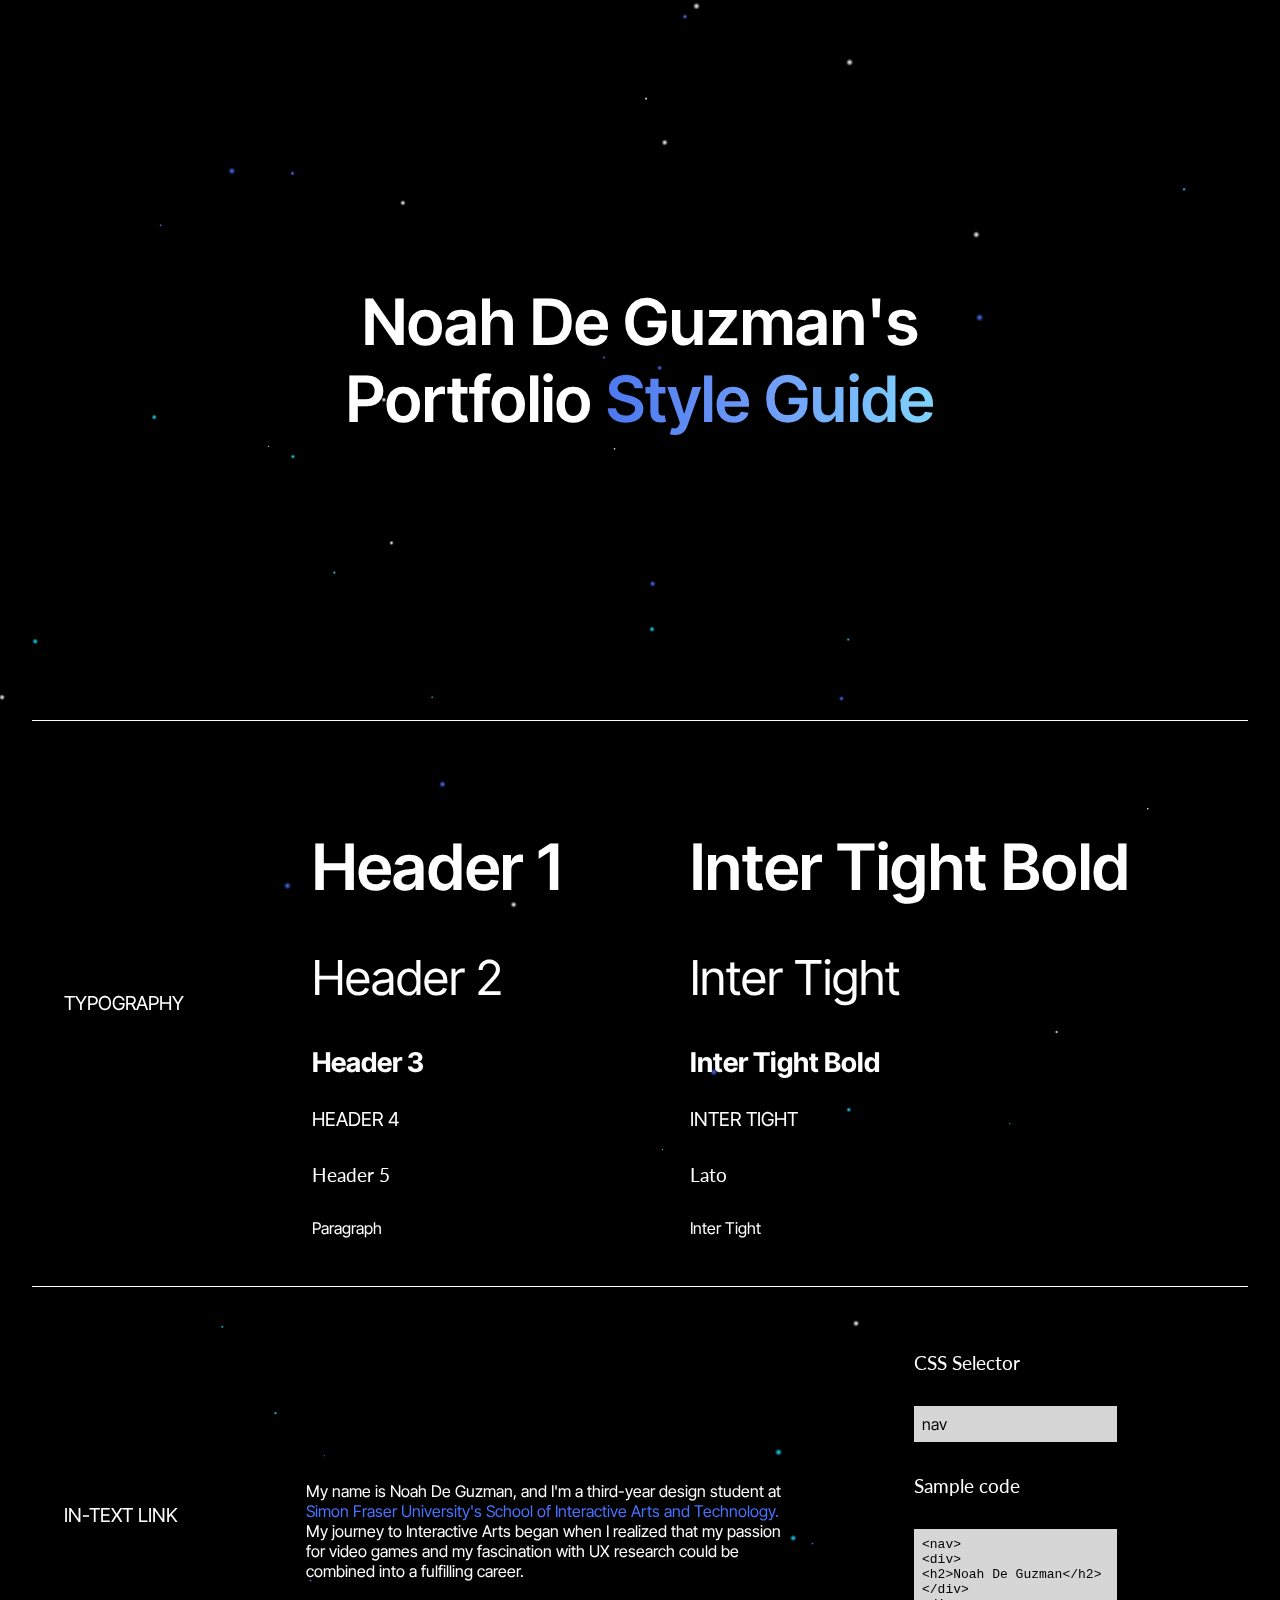
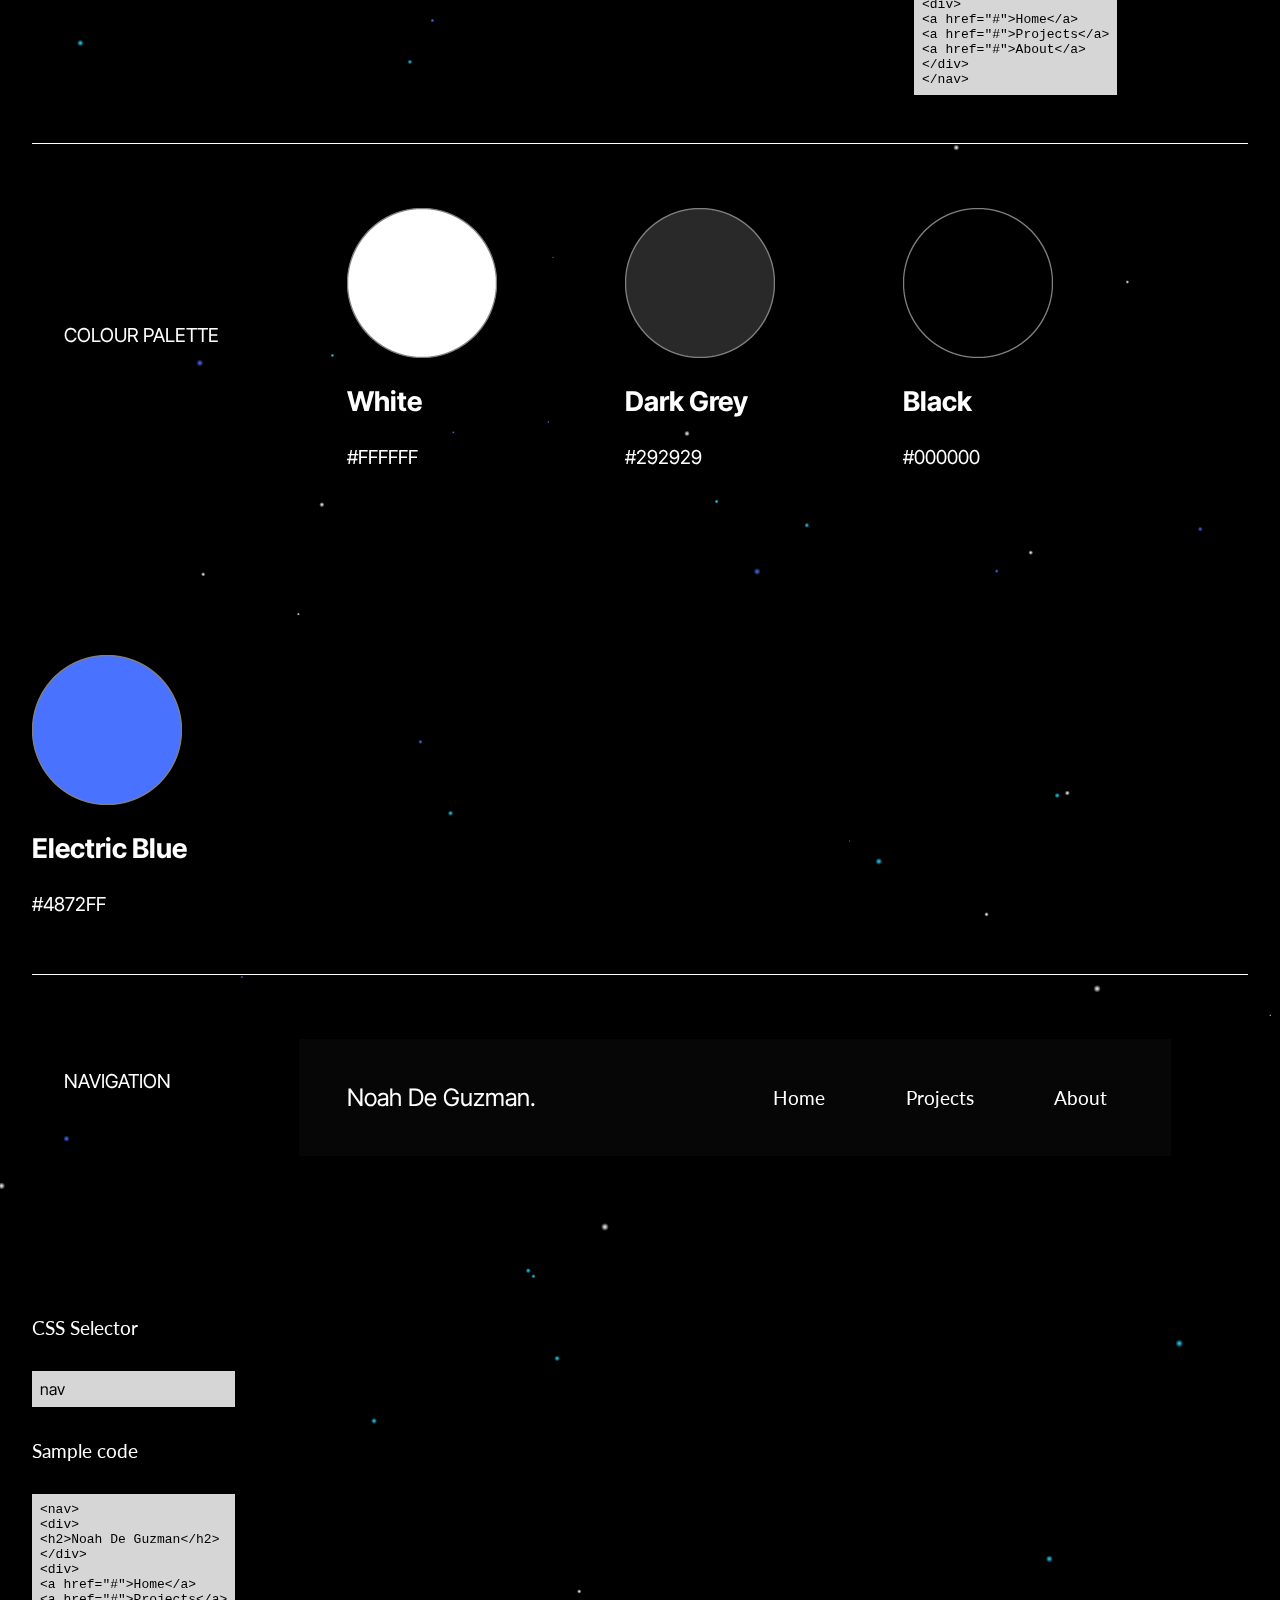
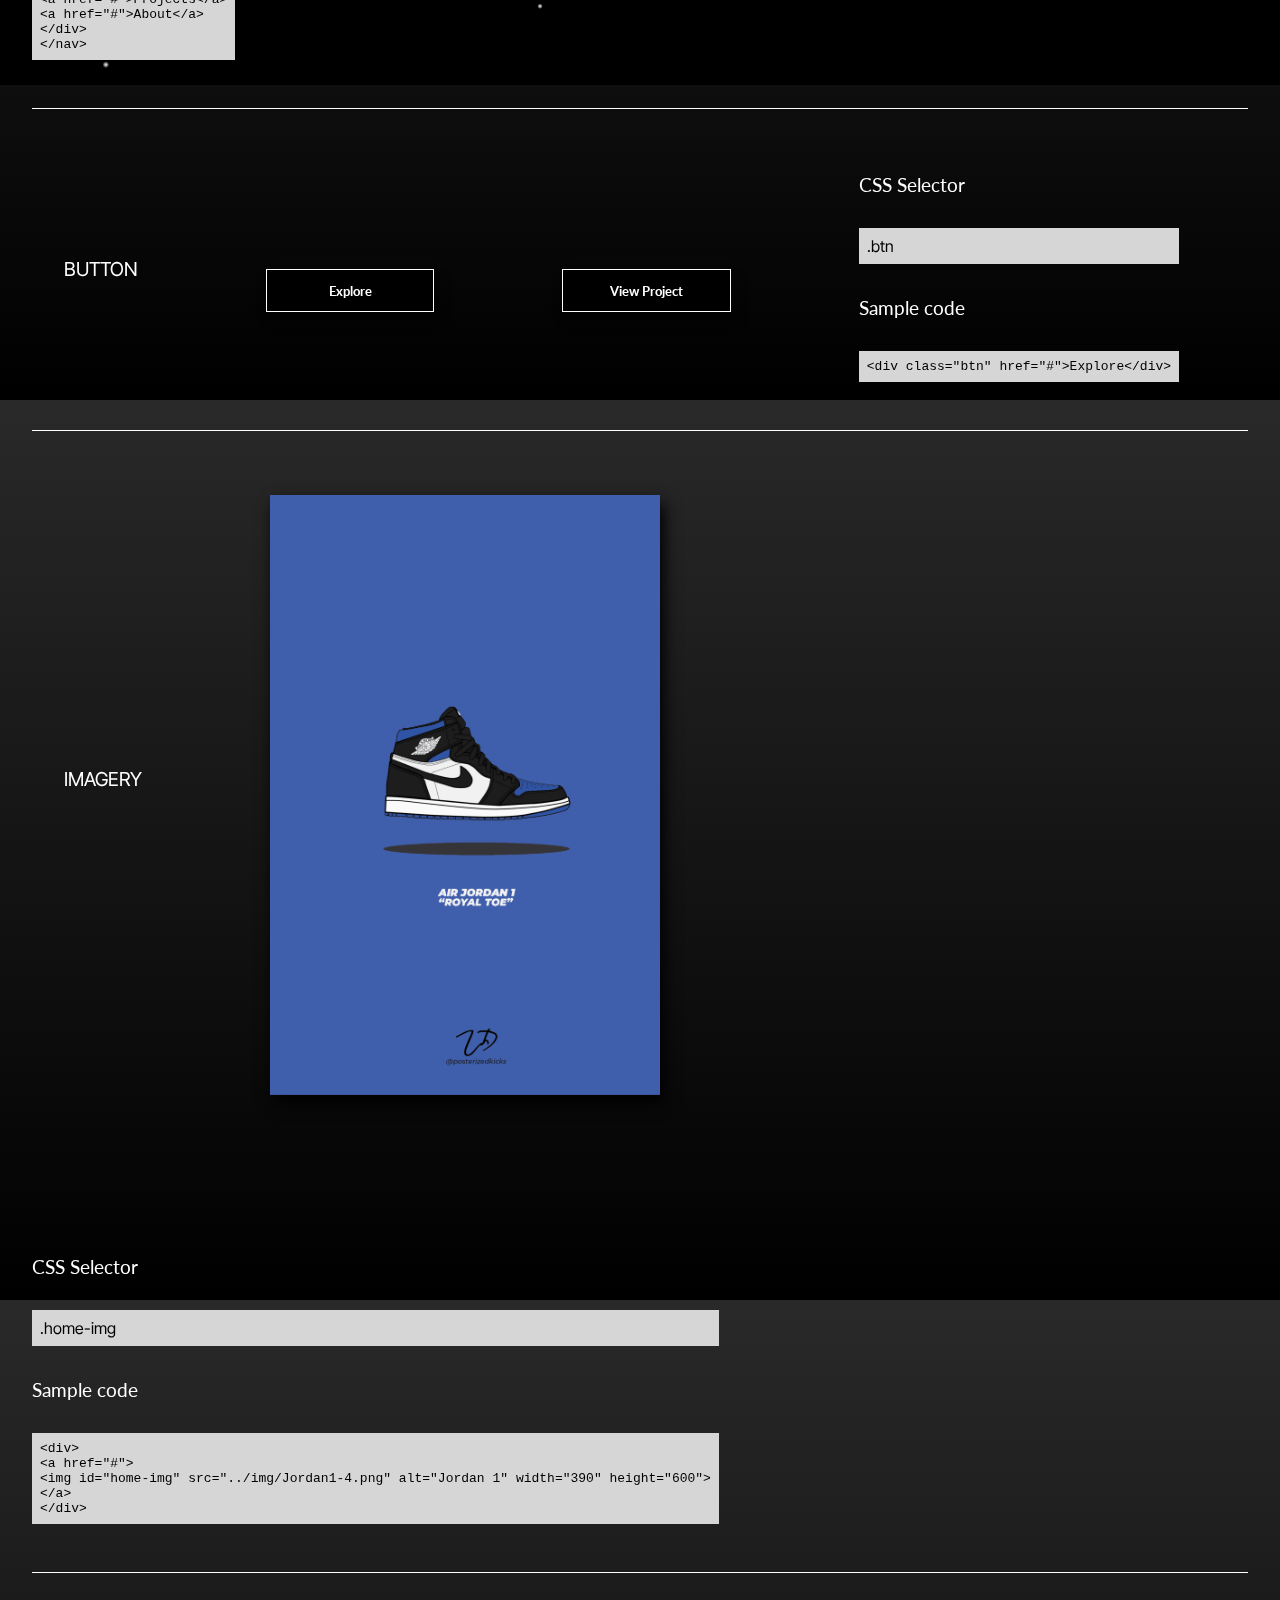
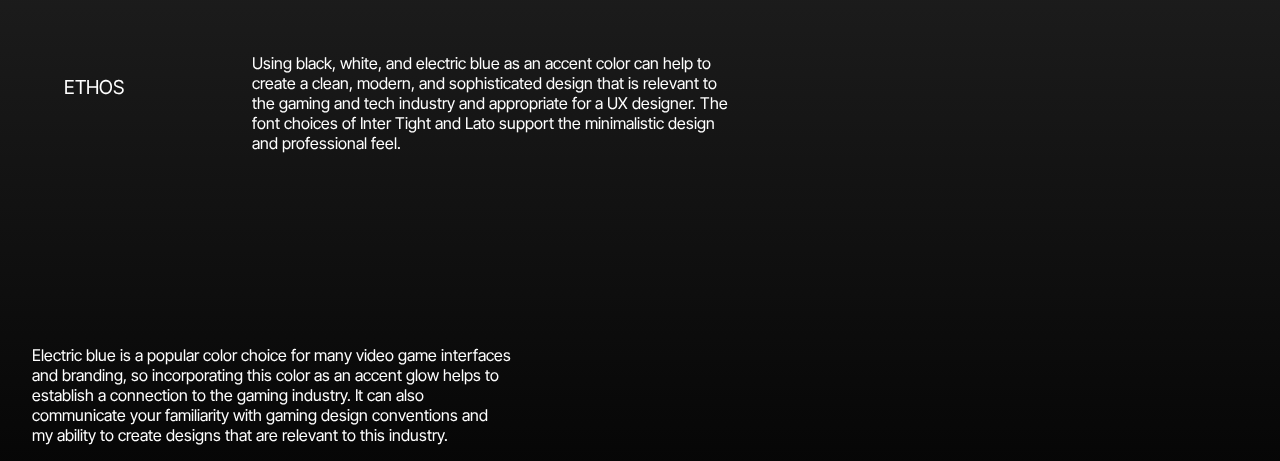
<file: styleguide/index.html>
<html lang="en" >
    <!DOCTYPE html>
    <head>
        <meta charset="utf-8">
        <meta name="viewport" content="width=device-width, initial-scale=1"/>
        <title>Noah De Guzman Portfolio Style Guide</title>
        <link href="css/main.css" rel="stylesheet" type="text/css">
        
        <!-- Imported Google Fonts -->
        <link rel="preconnect" href="https://fonts.googleapis.com">
        <link rel="preconnect" href="https://fonts.gstatic.com" crossorigin>
        <link href="https://fonts.googleapis.com/css2?family=Lato:wght@400;700&family=Libre+Baskerville:wght@400;700&display=swap" rel="stylesheet">
        <link href="https://fonts.googleapis.com/css2?family=Inter+Tight:wght@400;600&family=Lato:wght@400;700&display=swap" rel="stylesheet">
    </head>
    <body>
        <div class="finisher-header">
        <div class="title">
            <h1>Noah De Guzman's Portfolio <span class="text-gradient">Style Guide</id></h1>
        </div>
    
        <div class="container">
            <div class="section-title">
                <h4>Typography</h4>
            </div>
            <div class="content">
                <h1>Header 1</h1>
                <h2>Header 2</h2>
                <h3>Header 3</h3>
                <h4>Header 4</h4>
                <h5>Header 5</h5>
                <p>Paragraph</p>
            </div>
            <div class="content">
                <h1>Inter Tight Bold</h1>
                <h2>Inter Tight</h2>
                <h3>Inter Tight Bold</h3>
                <h4>Inter Tight</h4>
                <h5>Lato</h5>
                <p>Inter Tight</p>
            </div>
        </div>
        <!-- Paragraphs -->
        <div class="container">
            <div class="section-title">
                <h4>In-Text Link</h4>
            </div>
            <div class="content">
                <p>My name is Noah De Guzman, and I'm a third-year design student at <a class="text-link" href="http://www.sfu.ca/siat.html">
                    Simon Fraser University's School of Interactive Arts and Technology.</a> My journey to Interactive Arts began when I realized that my passion for video games and my fascination with UX research could be combined into a fulfilling career.</p>
            </div>
            <div class="sample-code">
                <h5>CSS Selector</h5>
                <p>nav</p>
                <h5>Sample code</h5>
                <p><code>&lt;nav><br>&lt;div&gt;<br>&lt;h2>Noah De Guzman&lt;/h2><br>&lt;/div>
                <br>&lt;div>
                <br>&lt;a href="#">Home&lt;/a&gt;
                <br>&lt;a href="#">Projects&lt;/a&gt;
                <br>&lt;a href="#">About&lt;/a&gt;
                <br>&lt;/div>
                <br>&lt;/nav></code></p>
            </div>
        </div>
        
        
        <div class="container">
            <div class="section-title">
                <h4>Colour Palette</h4>
            </div>
            <div class="content">
                <img src="img/FFFFFF.png" alt="White"
                     width="150" height="150">
                <h3>White</h3>
                <h4>#FFFFFF</h4>
            </div>
            <div class="content">
                <img src="img/292929.png" alt="Dark grey"
                     width="150" height="150">
                     <h3>Dark Grey</h3>
                     <h4>#292929</h4>
            </div>
            <div class="content">
                <img src="img/000000.png" alt="Black"
                     width="150" height="150">
                     <h3>Black</h3>
                     <h4>#000000</h4>
            </div>
            <div class="content">
                <img src="img/4872FF.png" alt="Blue"
                     width="150" height="150">
                     <h3>Electric Blue</h3>
                     <h4>#4872FF</h4>
            </div>
        </div>
        <div class="container">
            <div class="section-title">
                <h4>Navigation</h4>
            </div>
            <div class="content">
            <nav>
                <div>
                    <h2>Noah De Guzman.</h2>
                </div>
                <div>
                    <a href="#">Home</a>
                    <a href="#">Projects</a>
                    <a href="#">About</a>
                </div>
            </nav>
            </div>
            <div class="sample-code">
                <h5>CSS Selector</h5>
                <p>nav</p>
                <h5>Sample code</h5>
                <p><code>&lt;nav><br>&lt;div&gt;<br>&lt;h2>Noah De Guzman&lt;/h2><br>&lt;/div>
                <br>&lt;div>
                <br>&lt;a href="#">Home&lt;/a&gt;
                <br>&lt;a href="#">Projects&lt;/a&gt;
                <br>&lt;a href="#">About&lt;/a&gt;
                <br>&lt;/div>
                <br>&lt;/nav></code></p>
            </div>
        </div>

        <div class="container">
            <div class="section-title">
                <h4>Button</h4>
            </div>
            <div class="content">
            <a class="btn" href="#">Explore</a>
            </div>
            <div class="content">
                <a class="btn" href="#">View Project</a>
            </div>
            <div class="sample-code">
                <h5>CSS Selector</h5>
                <p>.btn</p>
                <h5>Sample code</h5>
                <p><code>&lt;div class="btn" href="#">Explore&lt;/div&gt;</code></p>
            </div>
        </div>

        
        <div class="container">
            <div class="section-title">
                <h4>Imagery</h4>
            </div>
            <div class="content">
                <a href="#"><img id="home-img" src="../img/Jordan1-4.png" alt="Jordan 1"
                width="390" height="600"></a>
            </div>
            <div class="sample-code">
                <h5>CSS Selector</h5>
                <p>.home-img</p>
                <h5>Sample code</h5>
                <p><code>&lt;div>
                    <br>&lt;a href="#">
                    <br>&lt;img id="home-img" src="../img/Jordan1-4.png" alt="Jordan 1"
                    width="390" height="600"&gt;
                    <br>&lt;/a>
                    <br>&lt;/div&gt;</code></p>
            </div>
        </div>
        <!-- Ethos -->
        <div class="container">
            <div class="section-title">
                <h4>Ethos</h4>
            </div>
            <div class="content">
              <p>Using black, white, and electric blue as an accent color can help to create a clean, modern, and sophisticated design that is relevant to the gaming and tech industry and appropriate for a UX designer. 
                The font choices of Inter Tight and Lato support the minimalistic design and professional feel.</p>
            </div>
            <div class="content">
                <p>Electric blue is a popular color choice for many video game interfaces and branding, so incorporating this color as an accent glow helps to establish a connection to the gaming industry. It can also communicate your 
                    familiarity with gaming design conventions and my ability to create designs that are relevant to this industry.</p>
              </div>
        </div>
    </div>

    <!-- Background stars animation https://finisher.co/lab/header/ -->
    <script src="js/finisher-header.es5.min.js" type="text/javascript"></script>
    <script type="text/javascript">
        new FinisherHeader({
          "count": 100,
          "size": {
            "min": 2,
            "max": 8,
            "pulse": 0
          },
          "speed": {
            "x": {
              "min": 0,
              "max": 0.4
            },
            "y": {
              "min": 0,
              "max": 0.6
            }
          },
          "colors": {
            "background": "#000000",
            "particles": [
              "#4872ff",
              "#ffffff",
              "#1edbff"
            ]
          },
          "blending": "overlay",
          "opacity": {
            "center": 1,
            "edge": 0
          },
          "skew": 0,
          "shapes": [
            "c"
          ]
        });
        </script>
    </body>
</html>
</file>
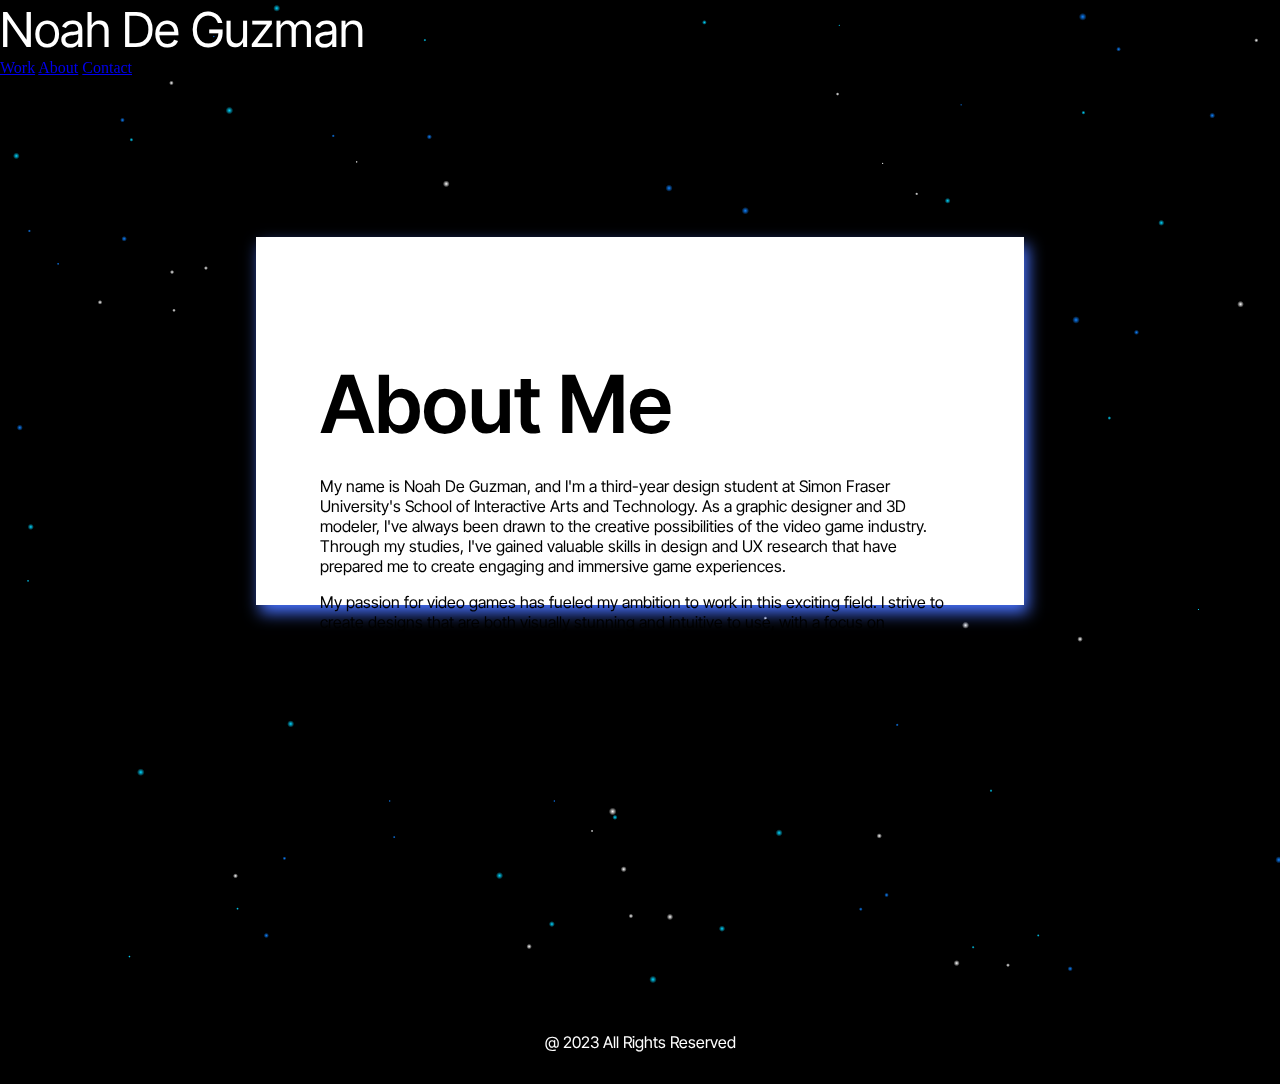
<file: pages/about.html>
<html lang="en" >
    <!DOCTYPE html>

    <head>
        <meta charset="utf-8">
        <meta name="viewport" content="width=device-width, initial-scale=1"/>
        <title>About</title>
        <link href="../css/main.css" rel="stylesheet" type="text/css">
        
        <!-- Imported Google Fonts -->
        <link rel="preconnect" href="https://fonts.googleapis.com">
        <link rel="preconnect" href="https://fonts.gstatic.com" crossorigin>
        <link href="https://fonts.googleapis.com/css2?family=Lato:wght@400;700&family=Libre+Baskerville:wght@400;700&display=swap" rel="stylesheet">
        <link href="https://fonts.googleapis.com/css2?family=Inter+Tight:wght@400;600&family=Lato:wght@400;700&display=swap" rel="stylesheet">
    </head>

    <body>
        <div class="finisher-header">
        <header>
            <nav>
                <div>
                    <h2>Noah De Guzman</h2>
                </div>
                <div>
                    <a href="../index.html">Work</a>
                    <a href="#">About</a>
                    <a href="contact.html">Contact</a>
                </div>
            </nav>
          </header>
       
          <section>
            <div class="about-container">
                <div class="black-text bio">
                    <h1>About Me</h1>
                    <p>My name is Noah De Guzman, and I'm a third-year design student at Simon Fraser University's School of Interactive Arts and Technology. As a graphic designer and 3D modeler, I've always been drawn to the creative possibilities of the video game industry. Through my studies,
                       I've gained valuable skills in design and UX research that have prepared me to create engaging and immersive game experiences.
                    </p>
                    <p>My passion for video games has fueled my ambition to work in this exciting field. I strive to create designs that are both visually stunning and intuitive to use, with a focus on enhancing the user
                       experience. As a designer, I am empathetic to the user's needs and work to ensure that my designs are always user-centered.</p>
                </div>
            </div>
          
        </div>
          </section>

            <footer>
                <p>@ 2023 All Rights Reserved</p>
            </footer>
        <!-- Background stars animation https://finisher.co/lab/header/ -->
        <script src="../js/finisher-header.es5.min.js" type="text/javascript"></script>
       <script type="text/javascript">
new FinisherHeader({
  "count": 100,
  "size": {
    "min": 2,
    "max": 8,
    "pulse": 0
  },
  "speed": {
    "x": {
      "min": 0,
      "max": 0.4
    },
    "y": {
      "min": 0,
      "max": 0.6
    }
  },
  "colors": {
    "background": "#000000",
    "particles": [
      "#0e81ff",
      "#ffffff",
      "#00d6ff"
    ]
  },
  "blending": "overlay",
  "opacity": {
    "center": 1,
    "edge": 0
  },
  "skew": 0,
  "shapes": [
    "c"
  ]
});
</script>
            
    </body>

</html>
</file>
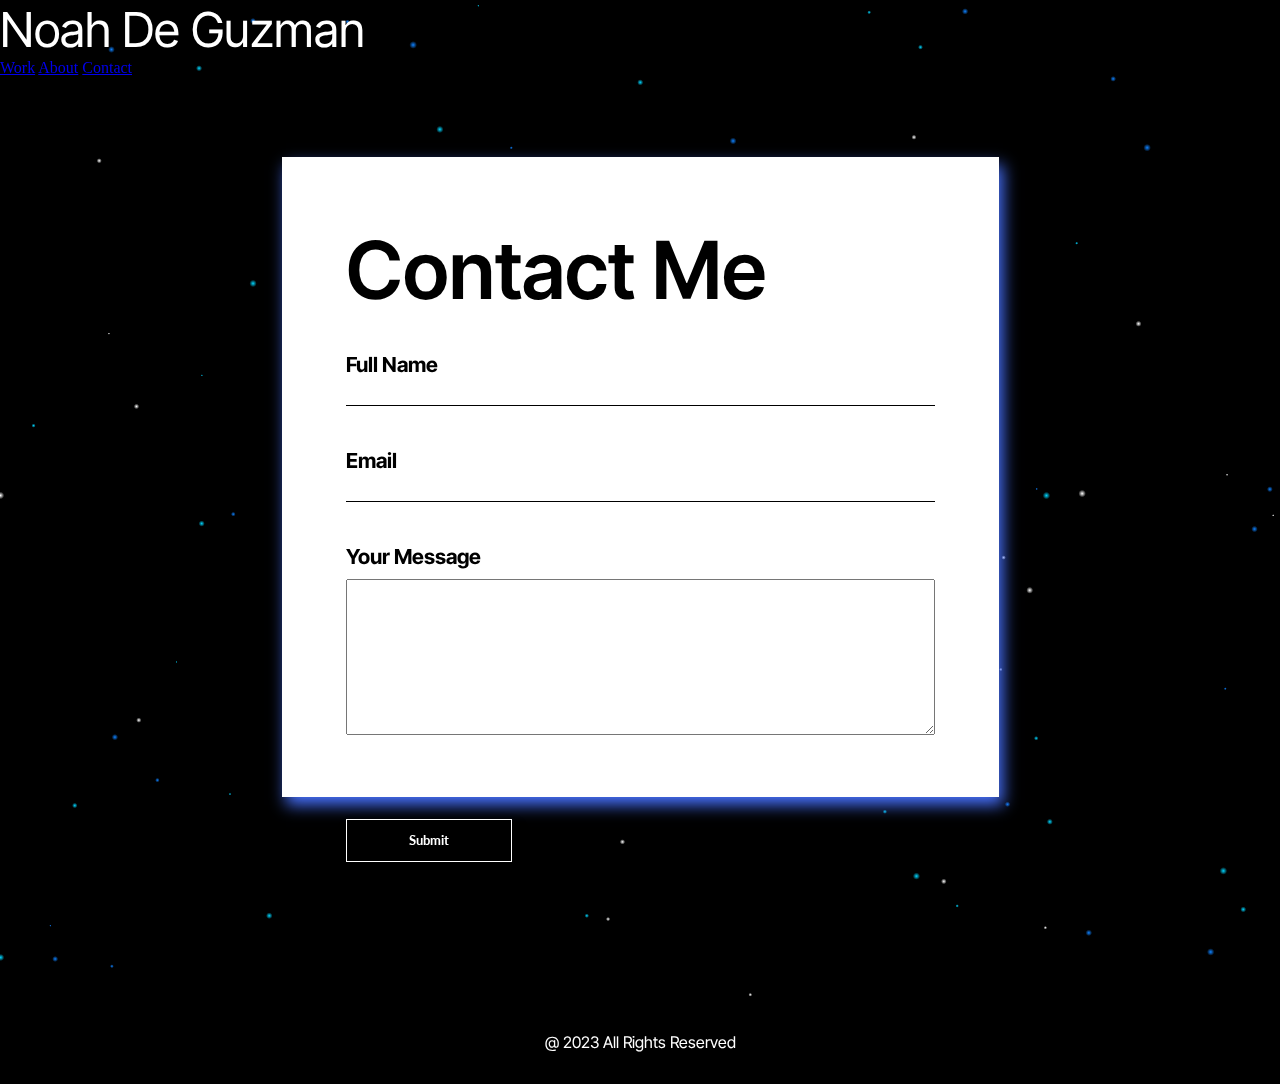
<file: pages/contact.html>
<html lang="en" >
    <!DOCTYPE html>

    <head>
        <meta charset="utf-8">
        <meta name="viewport" content="width=device-width, initial-scale=1"/>
        <title>About</title>
        <link href="../css/main.css" rel="stylesheet" type="text/css">
        
        <!-- Imported Google Fonts -->
        <link rel="preconnect" href="https://fonts.googleapis.com">
        <link rel="preconnect" href="https://fonts.gstatic.com" crossorigin>
        <link href="https://fonts.googleapis.com/css2?family=Lato:wght@400;700&family=Libre+Baskerville:wght@400;700&display=swap" rel="stylesheet">
        <link href="https://fonts.googleapis.com/css2?family=Inter+Tight:wght@400;600&family=Lato:wght@400;700&display=swap" rel="stylesheet">
    </head>

    <body>
        <div class="finisher-header">
        <header>
            <nav>
                <div>
                    <h2>Noah De Guzman</h2>
                </div>
                <div>
                    <a href="../index.html">Work</a>
                    <a href="about.html">About</a>
                    <a href="#">Contact</a>
                </div>
            </nav>
          </header>
       
          <section>
            <div class="about-container">
                <div class="black-text contact-form">
                    <h1>Contact Me</h1>
                    <div class="flex-column">
                        <div>
                            <h3>Full Name</h3>
                            <input class="user-input" type="text" name="first-name">
                        </div>
                        <div>
                            <h3>Email</h3>
                            <input class="user-input" type="text" name="first-name">
                        </div>
                        <div>
                            <h3>Your Message</h3>
                            <textarea placeholder="hello" rows=10 cols=71 name="Your message...">
                            </textarea>
                        </div>
                        <div>
                            <a class="btn" href="#projects">Submit</a>
                        </div>
                    </div>
                </div>
            </div>
          
        </div>
          </section>

            <footer>
                <p>@ 2023 All Rights Reserved</p>
            </footer>
        <!-- Background stars animation https://finisher.co/lab/header/ -->
        <script src="../js/finisher-header.es5.min.js" type="text/javascript"></script>
       <script type="text/javascript">
new FinisherHeader({
  "count": 100,
  "size": {
    "min": 2,
    "max": 8,
    "pulse": 0
  },
  "speed": {
    "x": {
      "min": 0,
      "max": 0.4
    },
    "y": {
      "min": 0,
      "max": 0.6
    }
  },
  "colors": {
    "background": "#000000",
    "particles": [
      "#0e81ff",
      "#ffffff",
      "#00d6ff"
    ]
  },
  "blending": "overlay",
  "opacity": {
    "center": 1,
    "edge": 0
  },
  "skew": 0,
  "shapes": [
    "c"
  ]
});
</script>
            
    </body>

</html>
</file>
<file: styleguide/css/main.css>
body{
    margin: 0;
    background: linear-gradient(to top, #000000, #292929);
}

h1{
    font-family: 'Inter Tight', sans-serif;
    font-weight: 600;
    font-size: 4em;
    color: #FFFFFF;
}

h2{
    font-family: 'Inter Tight', sans-serif;
    font-weight: 400;
    font-size: 3em;
    color: #FFFFFF;
}

h3{
    font-family: 'Inter Tight', sans-serif;
    font-weight: 700;
    font-size: 1.7em;
    color: #FFFFFF;
}

h4{
    font-family: 'Inter Tight', sans-serif;
    font-weight: 400;
    font-size: 1.2em;
    text-transform: uppercase;
    color: #FFFFFF;
}

h5{
    font-family: 'Lato', sans-serif;
    font-weight: 400;
    font-size: 1.2em;
    color: #FFFFFF;
}

p{
    font-family: 'Inter Tight', sans-serif;
    font-weight: 400;
    color: #FFFFFF;
}

.container{
    display: flex;
    flex-direction: row;
    border-top: 1px solid #FFFFFF;
    gap: 8em;
    margin: 2em;
    padding-top: 2em;
    align-items: center;
    flex-wrap: wrap;
}

.content{
    gap: 3em;
    margin-top: 2em;
}

.content p{
    max-width: 30em;
}
.title{
    display: flex;
    margin-top: 15em;
    margin-bottom: 15em;
    margin-left: 15em;
    margin-right: 15em;
    justify-content: center;
    align-items: center;
    text-align: center;
}

nav{
    display: flex;
    align-items: center;
    gap: 10em;
    background-color: #060606;
    padding-left: 3em;
    padding-right: 4em;
    padding-top: 1.5em;
    padding-bottom: 1.5em;
    justify-content: space-between;
}

nav h2{
    font-size: 1.5em;
}

nav a{
    text-decoration: none;
    font-family: 'Lato', sans-serif;
    font-weight: 400;
    font-size: 1.2em;
    color: #FFFFFF;
    margin-left: 4em;
}

nav a:hover, a:focus{
    color: #4872FF;
}

.section-title{
    margin-left: 2em;
}

.btn{
    border: 1px solid #FFFFFF;
    display: inline-block;
    padding-top: 1em;
    padding-bottom: 1em;
    font-family: 'Lato', sans-serif;
    font-weight: 700;
    font-size: 0.8em;
    text-decoration: none;
    text-align: center;
    color: #FFFFFF;
    background: #000000;
    -webkit-transition: background-color 0.5s ease-out;
    transition: background-color 0.5s ease-out;
    margin-bottom: 1.2em;
    margin-top: 2em;
    width: 13em;
    box-shadow: 4px 8px 15px rgba(0, 0, 0, 0.2);
    margin-left: 0;
}

.btn:hover{
    color: #4872FF;
    border: 1px solid #FFFFFF;
    background-color: #FFFFFF;
    box-shadow: 4px 8px 15px #4872FF; ;
}

.home-content{
    display: flex;
    flex-direction: row;
    max-width: 70em;
    gap: 5em;
    align-content: center;
    justify-content: center;
    padding-left: 20em;
    margin-top: 7em;
}

#home-img{
    box-shadow: 4px 8px 15px #000000; 
}

.sample-code p{
    background-color: rgb(214, 214, 214);
    padding: 0.5em;
    color: #000000;
}

.text-link{
    text-decoration: none;
    color: #4872FF;
}

.text-link:hover{
    text-decoration: underline;
}

.text-gradient{
    background-image: linear-gradient(90deg, #4d78ef, #709df7, #7ed4fd);
    background-clip: text;
    -webkit-background-clip: text;
    color: transparent;
}

.finisher-header{
    width: 100%;
    height: 365vh;
    position: absolute;
}

footer{
    background-color: #00000024;
    margin: 0;
}

footer p{
    text-align: center;
    margin: 0;
    padding: 2em;
}
</file>
<file: css/main.css>
* {
    box-sizing: border-box;
}

body{
   margin: 0;
   padding: 0;
}

.navbar{
    font-family: 'Inter Tight', sans-serif;
    display: flex;
    justify-content: space-between;
    align-items: center;
    background-color: #292929;
    color: white;
}

.brand-title{
    font-size: 1.5rem;
    margin: .5rem;
    margin-left: 1em;
}

.navbar-links ul{
    margin-right: 1em;
    padding: 0;
    display: flex;
}

.navbar-links li {
    list-style: none;
}

.navbar-links li a {
    text-decoration: none;
    color: white;
    padding: 1rem;
    display: block;
}

.navbar-links li:hover {
    background-color: #4872FF;
}

.toggle-button{
    position: absolute;
    top: .75rem;
    right: 1rem;
    display: none;
    flex-direction: column;
    justify-content: space-between;
    width: 30px;
    height: 21px;
}

.toggle-button .bar{
    height: 3px;
    width: 100%;
    background-color: white;
    border-radius: 10px;
}

@media (max-width: 1000px) {
    .toggle-button{
        display: flex;
    }

    .navbar-links{
        display: none;
        width: 100%;
    }

    .navbar{
        flex-direction: column;
        align-items: flex-start;
    }

    .navbar-links ul{
        width: 100%;
        flex-direction: column;
    }

    .navbar-links li {
        text-align: center;
    }

    .navbar-links li a {
        padding: .5rem 1rem;
    }

    .nabr-links.active {
        display: flex;
    }
}

h1{
    font-family: 'Inter Tight', sans-serif;
    font-weight: 600;
    font-size: 5em;
    color: #FFFFFF;
    margin-bottom: 0.3em;
}

h2{
    font-family: 'Inter Tight', sans-serif;
    font-weight: 400;
    font-size: 3em;
    color: #FFFFFF;
    margin: 0;
}

h3{
    font-family: 'Inter Tight', sans-serif;
    font-weight: 700;
    font-size: 2.3em;
    color: #FFFFFF;
    margin-top: 0.5em;
    margin-bottom: 0.5em;
}

h4{
    font-family: 'Inter Tight', sans-serif;
    font-weight: 400;
    font-size: 1.2em;
    text-transform: uppercase;
    color: #FFFFFF;
}

h5{
    font-family: 'Lato', sans-serif;
    font-weight: 400;
    font-size: 1.2em;
    color: #ffffff;
    margin: 0;
    max-width: 50em;
}

p{
    font-family: 'Inter Tight', sans-serif;
    font-weight: 400;
    color: #FFFFFF;
}

.container{
    display: flex;
    flex-direction: row;
    flex-wrap: wrap;
    margin: 1em 0.5em 2em 0.5em;
    gap: 1em;
    justify-content: center;
    align-items: center;
}

.project-home{
    display: flex;
    flex-direction: row;
    width: 48%;
    height: 28em;
    padding-right: 1em;
    gap: 2em;
    justify-content: center;
    align-items: center;
    text-align: center;
    box-shadow: 2px 4px 10px rgba(0, 0, 0, 0.4);
    
      
}

.project-home .btn{
    margin-top: 4em;
}

.project-home p{
    max-width: 40em;
}

.project-home h3{
    margin-top: 1em;
}

.project-1{
    background: linear-gradient(rgba(0, 0, 0, 0.7), rgba(0, 0, 0, 0.7)), url('../img/Jordan1-4.png');
    background-size: cover;
}

.project-2{
    background: linear-gradient(rgba(0, 0, 0, 0.7), rgba(0, 0, 0, 0.7)), url('../img/3d\ model.png');
    background-size: cover;
}

.title{
    display: flex;
    margin-top: 15em;
    margin-bottom: 15em;
    margin-left: 15em;
    margin-right: 15em;
    justify-content: center;
    align-items: center;
    text-align: center;
}

#style-guide{
    color: #4872FF;
}


.section-title{
    margin-left: 2em;
}

.btn{
    border: 1px solid #FFFFFF;
    display: inline-block;
    padding-top: 1em;
    padding-bottom: 1em;
    font-family: 'Lato', sans-serif;
    font-weight: 700;
    font-size: 0.8em;
    text-decoration: none;
    text-align: center;
    color: #FFFFFF;
    background: #000000;
    -webkit-transition: background-color 0.5s ease-out;
    transition: background-color 0.5s ease-out;
    margin-bottom: 1.2em;
    margin-top: 4em;
    width: 13em;
    box-shadow: 4px 8px 15px rgba(0, 0, 0, 0.2);
    margin-left: 0;
}

.btn:hover{
    color: #4872FF;
    border: 1px solid #FFFFFF;
    background-color: #FFFFFF;
    box-shadow: 4px 8px 15px #4872FF; 
}

.home-content{
    display: grid;
    place-items: center;
    text-align: center;
    margin-top: 14em;
}

#home-img{
    box-shadow: 4px 8px 15px rgba(0, 0, 0, 0.2);
}

.sample-code p{
    background-color: rgb(214, 214, 214);
    padding: 0.5em;
    color: #000000;
}

.white-link{
    text-decoration: none;
    color: #ffffff;
    font-family: 'Inter Tight', sans-serif;
    font-weight: 700;
    font-size: 1em;
}

.white-link:hover{
    text-decoration: underline;
}

.black-text h1,.black-text p{
    color: #000000;
}

.black-text h3 {
    color: #000000;
    font-size: 1.3em;
}

.blue-link{
    text-decoration: none;
    color: #4872FF;
    font-family: 'Inter Tight', sans-serif;
    font-weight: 700;
    font-size: 1em;
}

.blue-link:hover{
    text-decoration: underline;
}

.text-gradient{
    background-image: linear-gradient(90deg, #4d78ef, #709df7, #7ed4fd);
    background-clip: text;
    -webkit-background-clip: text;
    color: transparent;
}

.finisher-header{
    width: 100%;
    height: 1000px;
}

footer{
    background-color: #000000;
    margin: 0;
}

footer p{
    text-align: center;
    margin: 0;
    padding: 2em;
}

.about-container{
    display: flex;
    flex-direction: row;
    flex-wrap: wrap;
    margin: 5em; 
    justify-content: center; 
    align-items: center;
}

.about-container p{
    max-width:40em;
}

.bio{
    background-color: white;
    box-shadow: 4px 8px 15px #4872FF;
    padding: 4em;
    height: 23em;
    margin-top: 5em;
}

.contact-form{
    background-color: white;
    box-shadow: 4px 8px 15px #4872FF;
    padding: 4em;
    height: 40em;

    justify-content: center;
}

.contact-form h1{
    margin-top: 0;
}

#two{
    margin-left: 1em;
}

.project-title-banner{
    background-color: black;
    color: #000000;
    padding: 2em 0 2em 10em;
}

.project-title-banner h1{
    margin: 0;
}

.project-container{
    margin: 0;
    padding: 5em ;
    display: flex;
    flex-direction: row;
    flex-wrap: wrap;
    justify-content: center;
    align-items: center;
    gap: 3em;
}

.project-container h3{
    color: #4872FF;
    font-size: 1.5em;
}

.project-container p{
    color: black;
}

.project-container-black{
    margin: 0;
    padding: 5em ;
    display: flex;
    flex-direction: row;
    flex-wrap: wrap;
    justify-content: center;
    align-items: center;
    gap: 3em;
    background-color: #0e0e0e;
}

.project-container-black h3{
    color: #4872FF;
    font-size: 1.5em;
}

.project-container-black p{
    color: rgb(255, 255, 255);
}

.flex-column{
    display: flex;
    flex-direction: column;
    flex-wrap: wrap;
    gap: 2em;
}

.long-text{
    max-width: 50em;
}

.short-text{
    max-width: 30em;
}

.user-input {
    margin: 0;
    border-radius: 0;
    width: 100%;
    border: none;
    border-bottom: 1px solid black;
    outline: none;
}
</file>
